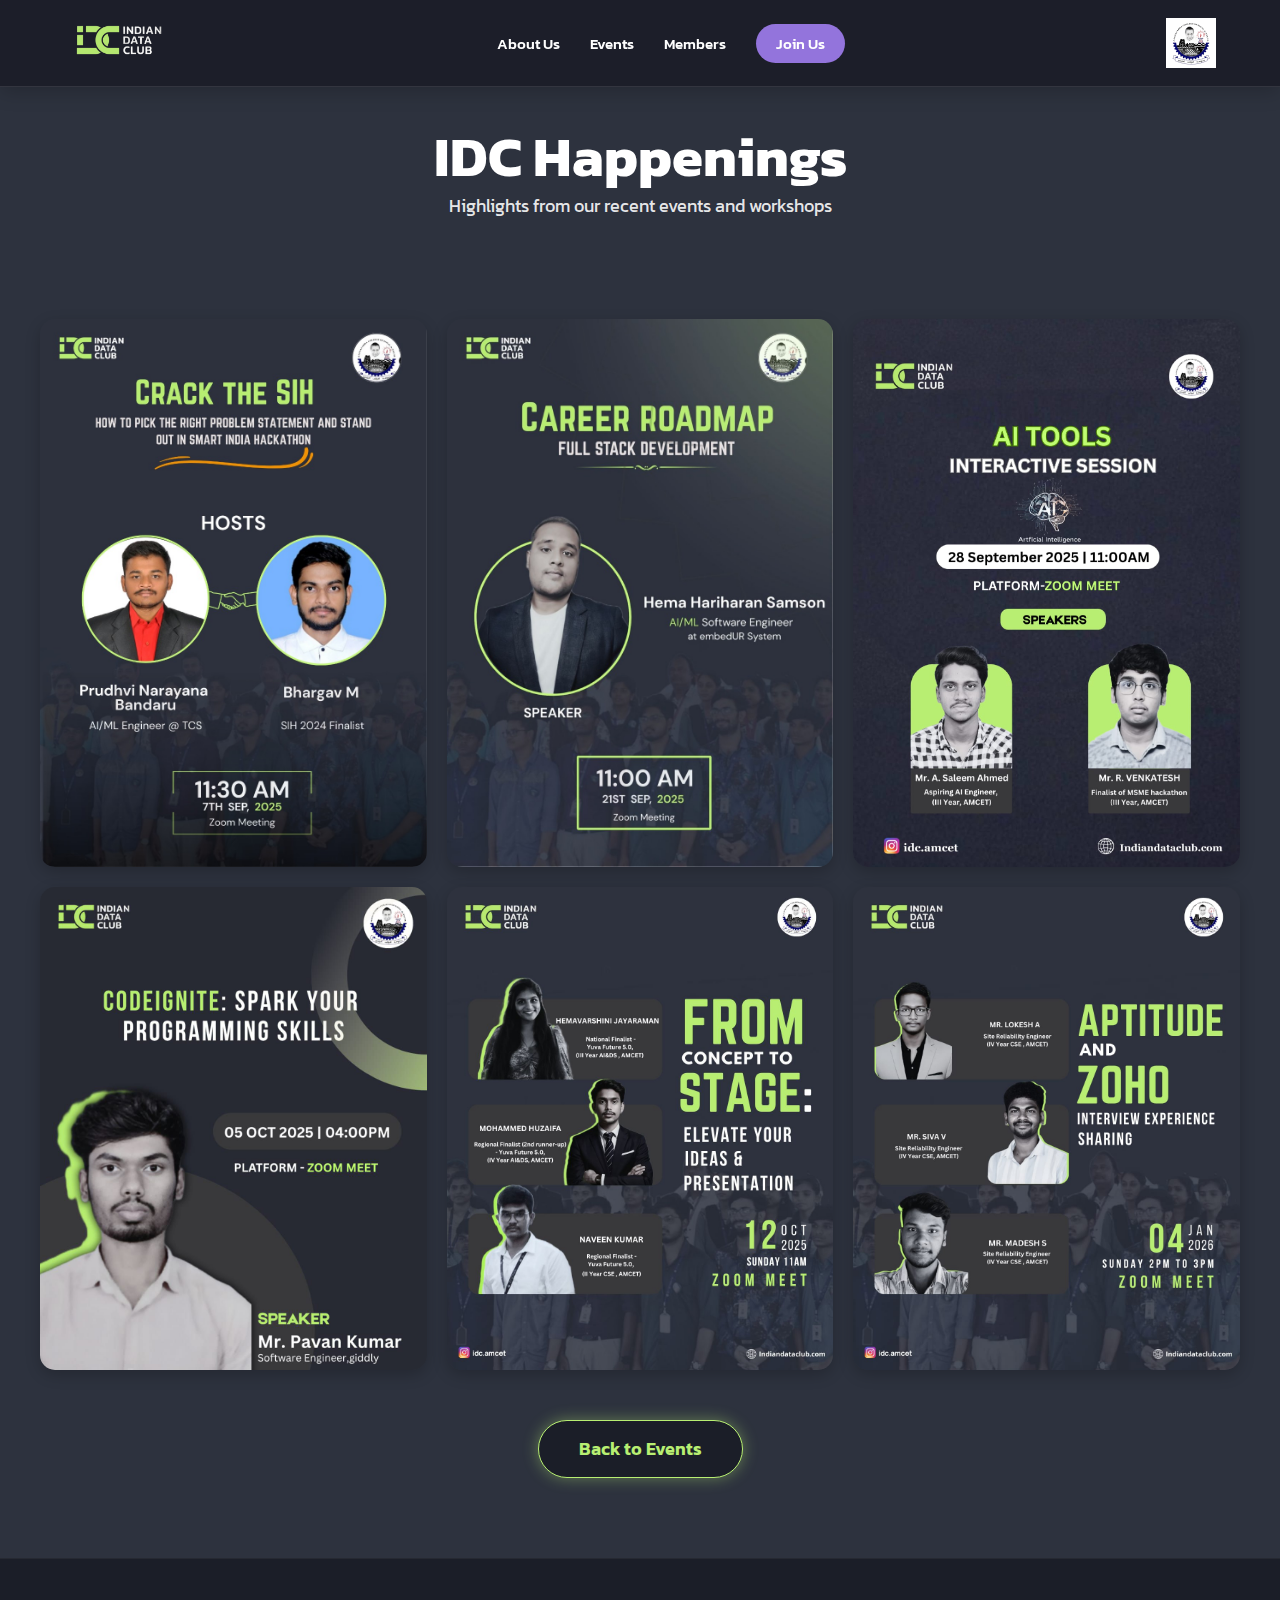
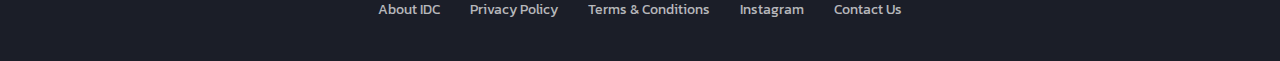
<file: happenings.html>
<!DOCTYPE html>
<html lang="en">

<head>
    <meta charset="UTF-8">
    <meta name="viewport" content="width=device-width, initial-scale=1.0">
    <title>Happenings - IDC AMCET</title>
    <link rel="icon" type="image/png" href="idc_logo.png">
    <!-- Fonts -->
    <link rel="preconnect" href="https://fonts.googleapis.com">
    <link rel="preconnect" href="https://fonts.gstatic.com" crossorigin>
    <link href="https://fonts.googleapis.com/css2?family=Kanit:wght@300;400;500;700&display=swap" rel="stylesheet">
    <link rel="stylesheet" href="style.css">
</head>

<body>

    <!-- Navigation / Header -->
    <header id="main-header">
        <div class="header-container">
            <a href="index.html">
                <img src="idc_logo.png" alt="Indian Data Club Logo" class="brand-logo idc-logo">
            </a>

            <nav class="floating-nav">
                <div class="menu-toggle" id="mobile-menu">
                    <span class="bar"></span>
                    <span class="bar"></span>
                    <span class="bar"></span>
                </div>
                <ul class="nav-menu">
                    <li><a href="index.html#about">About Us</a></li>
                    <li><a href="index.html#events">Events</a></li>
                    <li><a href="index.html#members">Members</a></li>
                    <li><a href="register.html" class="nav-cta">Join Us</a></li>
                </ul>
            </nav>

            <img src="amcet_logo.jpg" alt="AMCET Logo" class="brand-logo clg-logo">
        </div>
    </header>

    <div class="page-header">
        <div class="container">
            <h1>IDC Happenings</h1>
            <p>Highlights from our recent events and workshops</p>
        </div>
    </div>

    <!-- Gallery Section -->
    <section class="content-section" style="padding-top: 0;">
        <div class="container">
            <div class="gallery-grid">
                <!-- Image 1 -->
                <div class="gallery-item">
                    <img src="1.jpg" alt="Gallery Image 1" loading="lazy">
                </div>
                <!-- Image 2 -->
                <div class="gallery-item">
                    <img src="2.jpg" alt="Gallery Image 2" loading="lazy">
                </div>
                <!-- Image 3 -->
                <div class="gallery-item">
                    <img src="3.jpg" alt="Gallery Image 3" loading="lazy">
                </div>
                <!-- Image 4 -->
                <div class="gallery-item">
                    <img src="4.jpg" alt="Gallery Image 4" loading="lazy">
                </div>
                <!-- Image 5 -->
                <div class="gallery-item">
                    <img src="5.jpg" alt="Gallery Image 5" loading="lazy">
                </div>
                <!-- Image 6 -->
                <div class="gallery-item">
                    <img src="6.jpg" alt="Gallery Image 6" loading="lazy">
                </div>
            </div>

            <div style="text-align: center; margin-top: 50px;">
                <a href="index.html#events" class="cta-button"
                    style="background-color: var(--base-color); border: 1px solid var(--highlight-color); color: var(--highlight-color);">Back
                    to Events</a>
            </div>
        </div>
    </section>

    <!-- Footer -->
    <footer class="main-footer">
        <div class="container footer-content">
            <div class="footer-links">
                <a href="index.html#about">About IDC</a>
                <a href="privacy_policy.html">Privacy Policy</a>
                <a href="terms.html">Terms & Conditions</a>
                <a href="https://www.instagram.com/idc.amcet?igsh=bmc3OWcxMGJ1ZG1u" target="_blank">Instagram</a>
                <a href="mailto:idc@amcet.in">Contact Us</a>
            </div>
    </footer>

    <script src="script.js"></script>
</body>

</html>
</file>
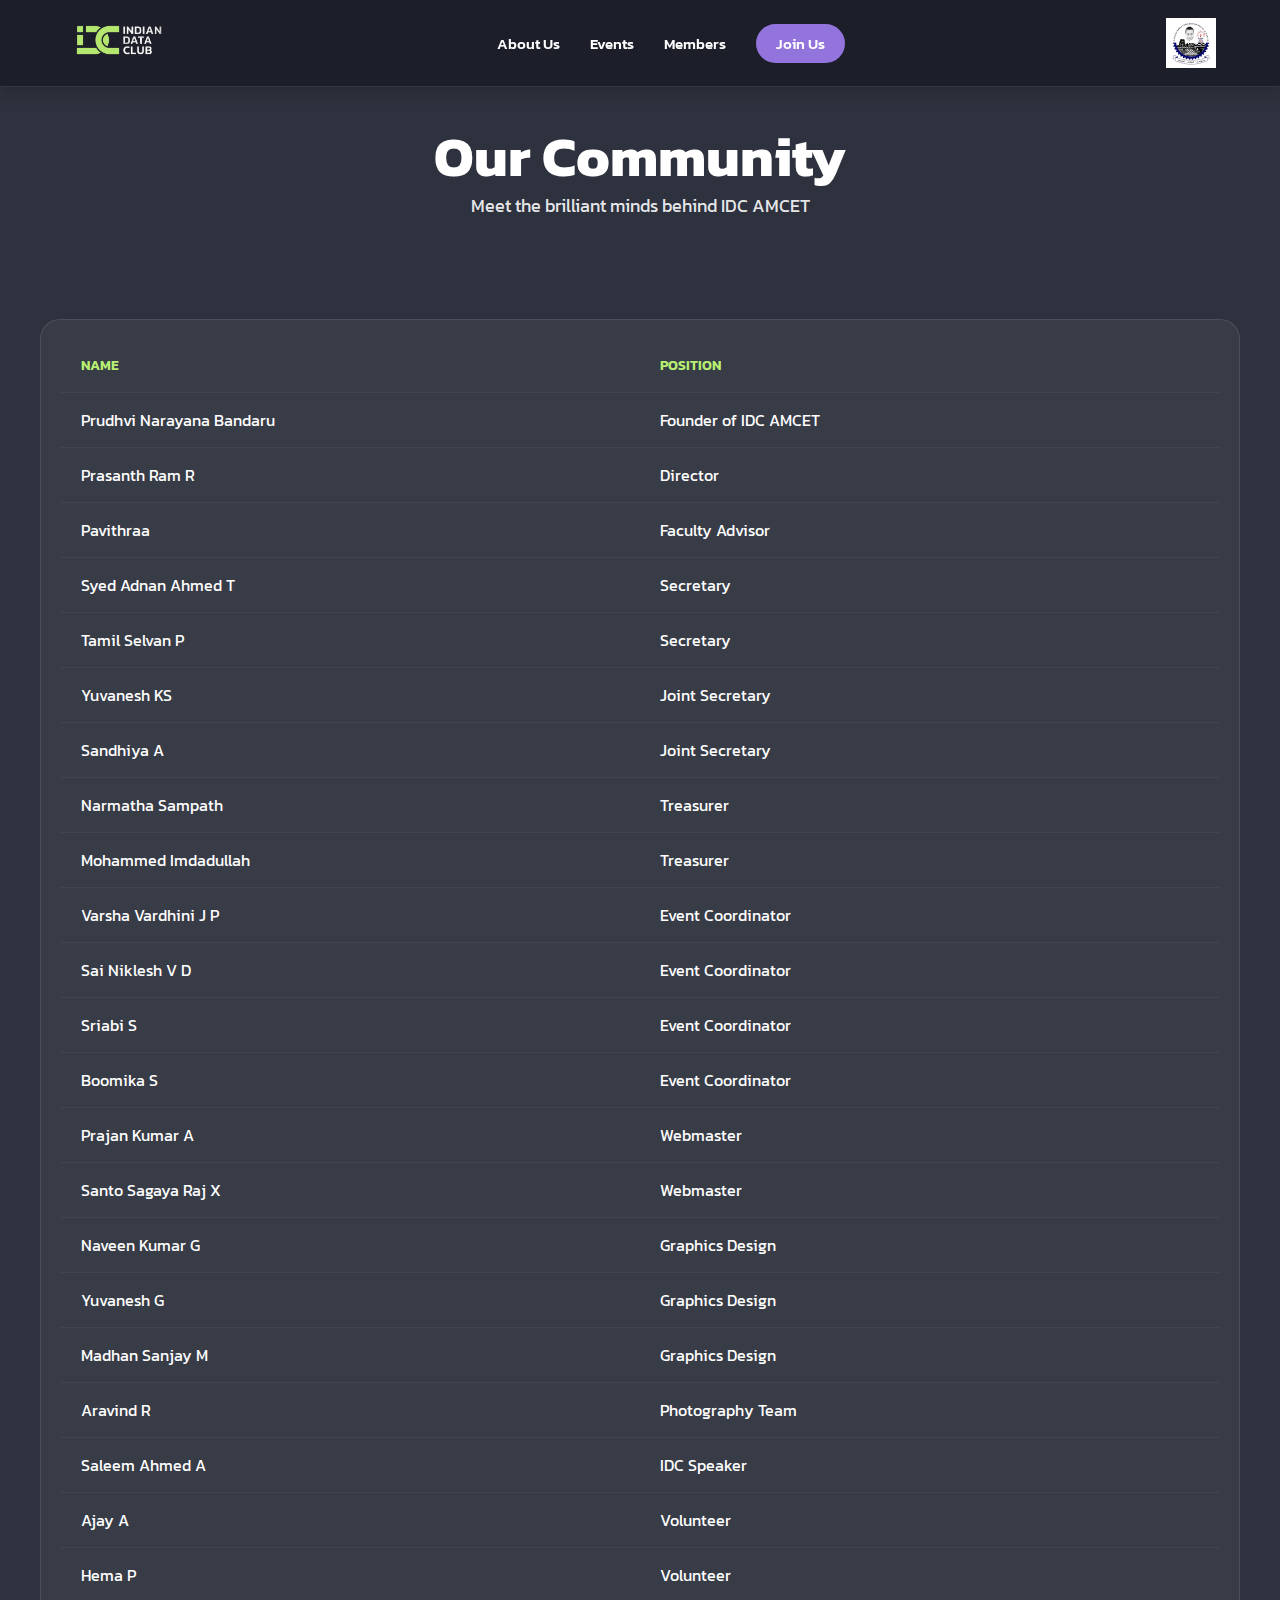
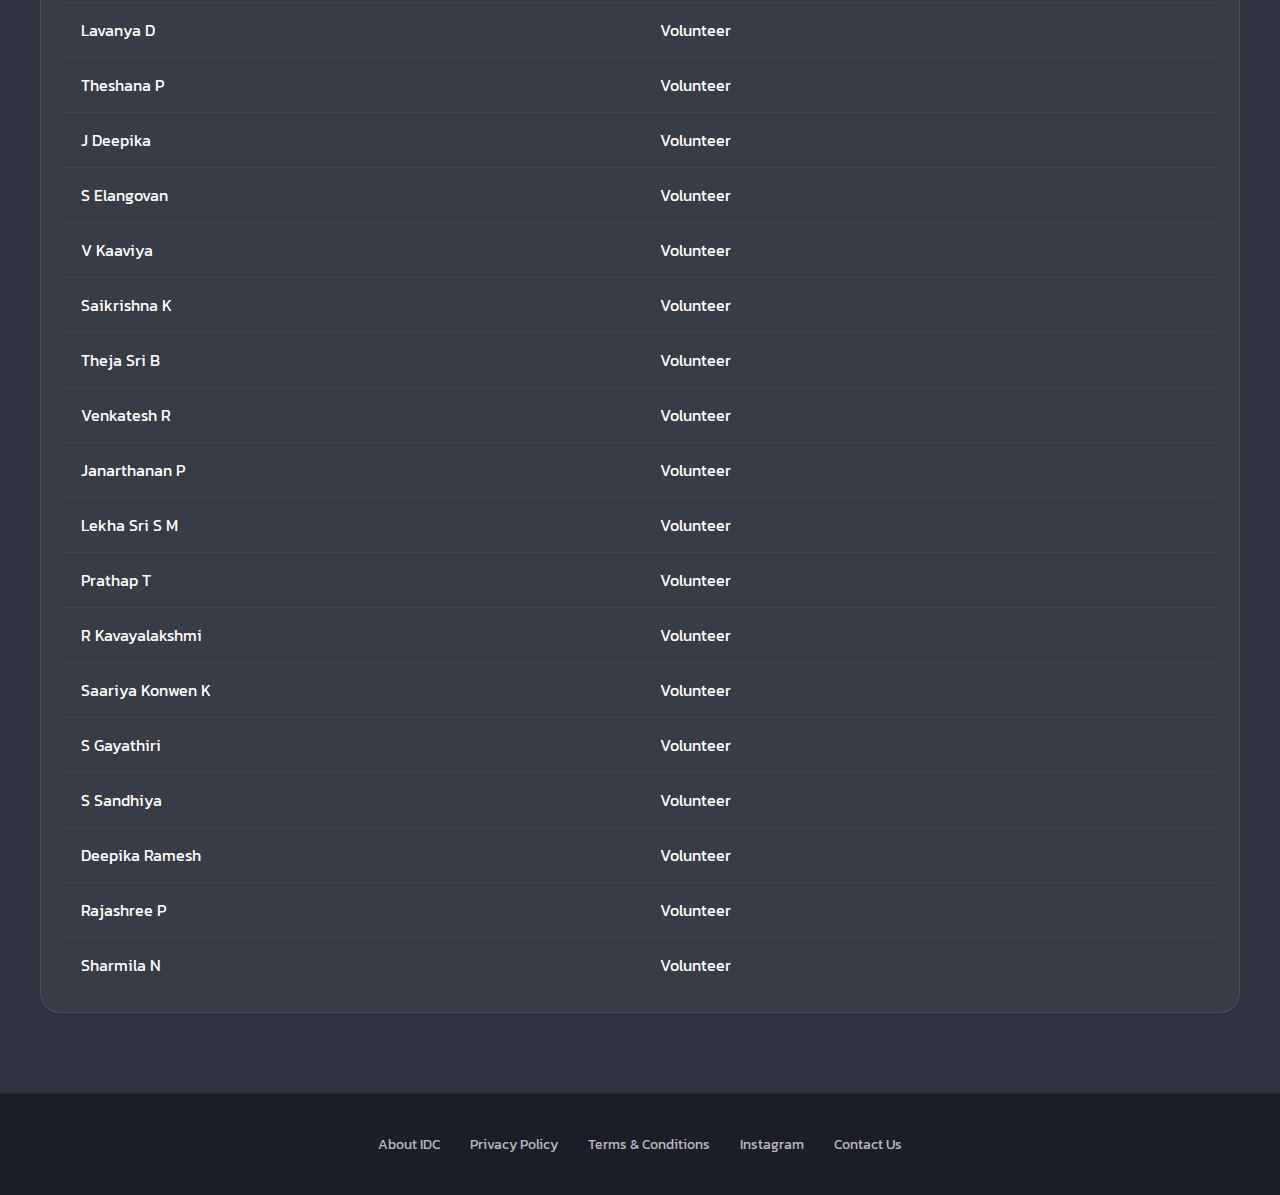
<file: members.html>
<!DOCTYPE html>
<html lang="en">

<head>
    <meta charset="UTF-8">
    <meta name="viewport" content="width=device-width, initial-scale=1.0">
    <title>Members - IDC AMCET</title>
    <link rel="icon" type="image/png" href="idc_logo.png">
    <!-- Fonts -->
    <link rel="preconnect" href="https://fonts.googleapis.com">
    <link rel="preconnect" href="https://fonts.gstatic.com" crossorigin>
    <link href="https://fonts.googleapis.com/css2?family=Kanit:wght@300;400;500;700&display=swap" rel="stylesheet">
    <link rel="stylesheet" href="style.css">
</head>

<body>

    <!-- Navigation / Header -->
    <header id="main-header">
        <div class="header-container">
            <a href="index.html">
                <img src="idc_logo.png" alt="Indian Data Club Logo" class="brand-logo idc-logo">
            </a>

            <nav class="floating-nav">
                <div class="menu-toggle" id="mobile-menu">
                    <span class="bar"></span>
                    <span class="bar"></span>
                    <span class="bar"></span>
                </div>
                <ul class="nav-menu">
                    <li><a href="index.html#about">About Us</a></li>
                    <li><a href="index.html#events">Events</a></li>
                    <li><a href="index.html#members">Members</a></li>
                    <li><a href="register.html" class="nav-cta">Join Us</a></li>
                </ul>
            </nav>

            <img src="amcet_logo.jpg" alt="AMCET Logo" class="brand-logo clg-logo">
        </div>
    </header>

    <div class="page-header">
        <div class="container">
            <h1>Our Community</h1>
            <p>Meet the brilliant minds behind IDC AMCET</p>
        </div>
    </div>

    <!-- Members Table Section -->
    <section class="content-section" style="padding-top: 0;">
        <div class="container">
            <div class="table-container">
                <table class="members-table">
                    <thead>
                        <tr>
                            <th>Name</th>
                            <th>Position</th>
                        </tr>
                    </thead>
                    <tbody>
                        <!-- Core Team -->
                        <tr>
                            <td>Prudhvi Narayana Bandaru</td>
                            <td>Founder of IDC AMCET</td>
                        </tr>
                        <tr>
                            <td>Prasanth Ram R</td>
                            <td>Director</td>
                        </tr>
                        <tr>
                            <td>Pavithraa</td>
                            <td>Faculty Advisor</td>
                        </tr>
                        <tr>
                            <td>Syed Adnan Ahmed T</td>
                            <td>Secretary</td>
                        </tr>
                        <tr>
                            <td>Tamil Selvan P</td>
                            <td>Secretary</td>
                        </tr>
                        <tr>
                            <td>Yuvanesh KS</td>
                            <td>Joint Secretary</td>
                        </tr>
                        <tr>
                            <td>Sandhiya A</td>
                            <td>Joint Secretary</td>
                        </tr>
                        <tr>
                            <td>Narmatha Sampath</td>
                            <td>Treasurer</td>
                        </tr>
                        <tr>
                            <td>Mohammed Imdadullah</td>
                            <td>Treasurer</td>
                        </tr>
                        <tr>
                            <td>Varsha Vardhini J P</td>
                            <td>Event Coordinator</td>
                        </tr>
                        <tr>
                            <td>Sai Niklesh V D</td>
                            <td>Event Coordinator</td>
                        </tr>
                        <tr>
                            <td>Sriabi S</td>
                            <td>Event Coordinator</td>
                        </tr>
                        <tr>
                            <td>Boomika S</td>
                            <td>Event Coordinator</td>
                        </tr>
                        <tr>
                            <td>Prajan Kumar A</td>
                            <td>Webmaster</td>
                        </tr>
                        <tr>
                            <td>Santo Sagaya Raj X</td>
                            <td>Webmaster</td>
                        </tr>
                        <tr>
                            <td>Naveen Kumar G</td>
                            <td>Graphics Design</td>
                        </tr>
                        <tr>
                            <td>Yuvanesh G</td>
                            <td>Graphics Design</td>
                        </tr>
                        <tr>
                            <td>Madhan Sanjay M</td>
                            <td>Graphics Design</td>
                        </tr>
                        <tr>
                            <td>Aravind R</td>
                            <td>Photography Team</td>
                        </tr>
                        <tr>
                            <td>Saleem Ahmed A</td>
                            <td>IDC Speaker</td>
                        </tr>
                        <tr>
                            <td>Ajay A</td>
                            <td>Volunteer</td>
                        </tr>
                        <tr>
                            <td>Hema P</td>
                            <td>Volunteer</td>
                        </tr>
                        <tr>
                            <td>Lavanya D</td>
                            <td>Volunteer</td>
                        </tr>
                        <tr>
                            <td>Theshana P</td>
                            <td>Volunteer</td>
                        </tr>
                        <tr>
                            <td>J Deepika</td>
                            <td>Volunteer</td>
                        </tr>
                        <tr>
                            <td>S Elangovan</td>
                            <td>Volunteer</td>
                        </tr>
                        <tr>
                            <td>V Kaaviya</td>
                            <td>Volunteer</td>
                        </tr>
                        <tr>
                            <td>Saikrishna K</td>
                            <td>Volunteer</td>
                        </tr>
                        <tr>
                            <td>Theja Sri B</td>
                            <td>Volunteer</td>
                        </tr>
                        <tr>
                            <td>Venkatesh R</td>
                            <td>Volunteer</td>
                        </tr>
                        <tr>
                            <td>Janarthanan P</td>
                            <td>Volunteer</td>
                        </tr>
                        <tr>
                            <td>Lekha Sri S M</td>
                            <td>Volunteer</td>
                        </tr>
                        <tr>
                            <td>Prathap T</td>
                            <td>Volunteer</td>
                        </tr>
                        <tr>
                            <td>R Kavayalakshmi</td>
                            <td>Volunteer</td>
                        </tr>
                        <tr>
                            <td>Saariya Konwen K</td>
                            <td>Volunteer</td>
                        </tr>
                        <tr>
                            <td>S Gayathiri</td>
                            <td>Volunteer</td>
                        </tr>
                        <tr>
                            <td>S Sandhiya</td>
                            <td>Volunteer</td>
                        </tr>
                        <tr>
                            <td>Deepika Ramesh</td>
                            <td>Volunteer</td>
                        </tr>
                        <tr>
                            <td>Rajashree P</td>
                            <td>Volunteer</td>
                        </tr>
                        <tr>
                            <td>Sharmila N</td>
                            <td>Volunteer</td>
                        </tr>
                    </tbody>
                </table>
            </div>
        </div>
    </section>

    <!-- Footer -->
    <footer class="main-footer">
        <div class="container footer-content">
            <div class="footer-links">
                <a href="index.html#about">About IDC</a>
                <a href="privacy_policy.html">Privacy Policy</a>
                <a href="terms.html">Terms & Conditions</a>
                <a href="https://www.instagram.com/idc.amcet?igsh=bmc3OWcxMGJ1ZG1u" target="_blank">Instagram</a>
                <a href="mailto:idc@amcet.in">Contact Us</a>
            </div>
    </footer>

    <script src="script.js"></script>
</body>

</html>
</file>
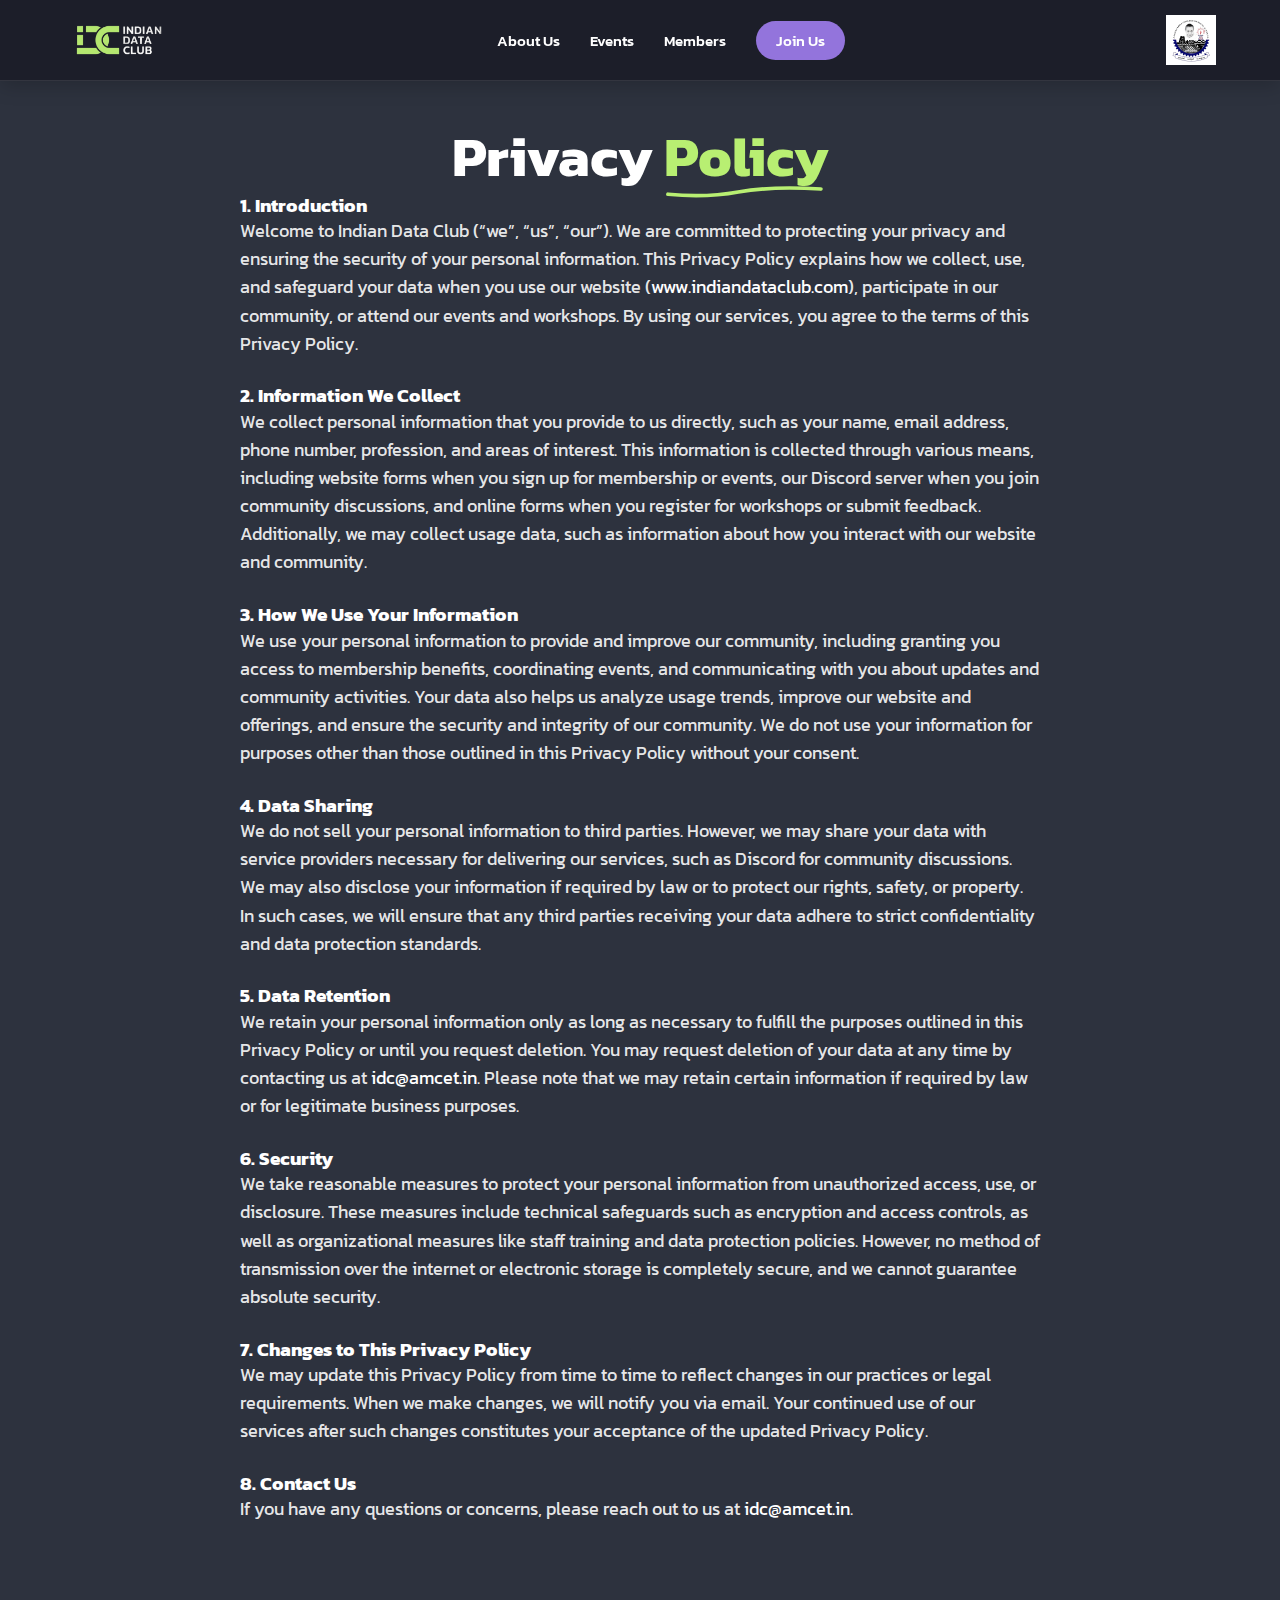
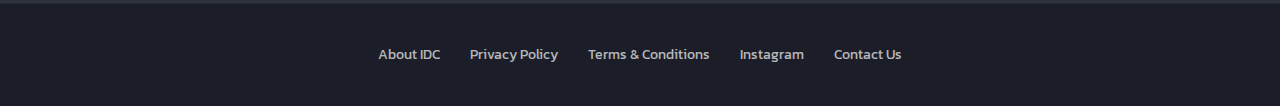
<file: privacy_policy.html>
<!DOCTYPE html>
<html lang="en">

<head>
    <meta charset="UTF-8">
    <meta name="viewport" content="width=device-width, initial-scale=1.0">
    <title>Privacy Policy - IDC AMCET</title>
    <link rel="icon" type="image/webp" href="idc.webp">
    <!-- Fonts -->
    <link rel="preconnect" href="https://fonts.googleapis.com">
    <link rel="preconnect" href="https://fonts.gstatic.com" crossorigin>
    <link href="https://fonts.googleapis.com/css2?family=Kanit:wght@300;400;500;700&display=swap" rel="stylesheet">
    <link rel="stylesheet" href="style.css">
</head>

<body>

    <!-- Navigation / Header -->
    <header id="main-header">
        <div class="header-container">
            <img src="idc_logo.png" alt="Indian Data Club Logo" class="brand-logo idc-logo">

            <nav class="floating-nav">
                <div class="menu-toggle" id="mobile-menu">
                    <span class="bar"></span>
                    <span class="bar"></span>
                    <span class="bar"></span>
                </div>
                <ul class="nav-menu">
                    <li><a href="index.html#about">About Us</a></li>
                    <li><a href="index.html#events">Events</a></li>
                    <li><a href="index.html#members">Members</a></li>
                    <li><a href="register.html" class="nav-cta">Join Us</a></li>
                </ul>
            </nav>

            <img src="amcet_logo.jpg" alt="AMCET Logo" class="brand-logo clg-logo">
        </div>
    </header>

    <!-- Privacy Policy Content -->
    <section class="content-section" style="padding-top: 120px; text-align: center;">
        <div class="container">
            <h1 class="section-title">Privacy <span class="highlight-text">Policy</span></h1>

            <div style="text-align: left; max-width: 800px; margin: 0 auto; line-height: 1.6;">

                <h3>1. Introduction</h3>
                <p>Welcome to Indian Data Club (“we”, “us”, “our”). We are committed to protecting your privacy and
                    ensuring the security of your personal information. This Privacy Policy explains how we collect,
                    use, and safeguard your data when you use our website (<a
                        href="http://www.indiandataclub.com">www.indiandataclub.com</a>), participate in our community,
                    or attend our events and workshops. By using our services, you agree to the terms of this Privacy
                    Policy.</p>
                <br>

                <h3>2. Information We Collect</h3>
                <p>We collect personal information that you provide to us directly, such as your name, email address,
                    phone number, profession, and areas of interest. This information is collected through various
                    means, including website forms when you sign up for membership or events, our Discord server when
                    you join community discussions, and online forms when you register for workshops or submit feedback.
                    Additionally, we may collect usage data, such as information about how you interact with our website
                    and community.</p>
                <br>

                <h3>3. How We Use Your Information</h3>
                <p>We use your personal information to provide and improve our community, including granting you access
                    to membership benefits, coordinating events, and communicating with you about updates and community
                    activities. Your data also helps us analyze usage trends, improve our website and offerings, and
                    ensure the security and integrity of our community. We do not use your information for purposes
                    other than those outlined in this Privacy Policy without your consent.</p>
                <br>

                <h3>4. Data Sharing</h3>
                <p>We do not sell your personal information to third parties. However, we may share your data with
                    service providers necessary for delivering our services, such as Discord for community discussions.
                    We may also disclose your information if required by law or to protect our rights, safety, or
                    property. In such cases, we will ensure that any third parties receiving your data adhere to strict
                    confidentiality and data protection standards.</p>
                <br>

                <h3>5. Data Retention</h3>
                <p>We retain your personal information only as long as necessary to fulfill the purposes outlined in
                    this Privacy Policy or until you request deletion. You may request deletion of your data at any time
                    by contacting us at <a href="mailto:idc@amcet.in">idc@amcet.in</a>. Please note that we may retain
                    certain information if required by law or for legitimate business purposes.</p>
                <br>

                <h3>6. Security</h3>
                <p>We take reasonable measures to protect your personal information from unauthorized access, use, or
                    disclosure. These measures include technical safeguards such as encryption and access controls, as
                    well as organizational measures like staff training and data protection policies. However, no method
                    of transmission over the internet or electronic storage is completely secure, and we cannot
                    guarantee absolute security.</p>
                <br>

                <h3>7. Changes to This Privacy Policy</h3>
                <p>We may update this Privacy Policy from time to time to reflect changes in our practices or legal
                    requirements. When we make changes, we will notify you via email. Your continued use of our services
                    after such changes constitutes your acceptance of the updated Privacy Policy.</p>
                <br>

                <h3>8. Contact Us</h3>
                <p>If you have any questions or concerns, please reach out to us at <a
                        href="mailto:idc@amcet.in">idc@amcet.in</a>.</p>

            </div>
        </div>
    </section>

    <!-- Footer -->
    <footer class="main-footer">
        <div class="container footer-content">
            <div class="footer-links">
                <a href="index.html#about">About IDC</a>
                <a href="privacy_policy.html">Privacy Policy</a>
                <a href="terms.html">Terms & Conditions</a>
                <a href="https://www.instagram.com/idc.amcet?igsh=bmc3OWcxMGJ1ZG1u" target="_blank">Instagram</a>
                <a href="mailto:idc@amcet.in">Contact Us</a>
            </div>
    </footer>

    <script src="script.js"></script>
</body>

</html>
</file>
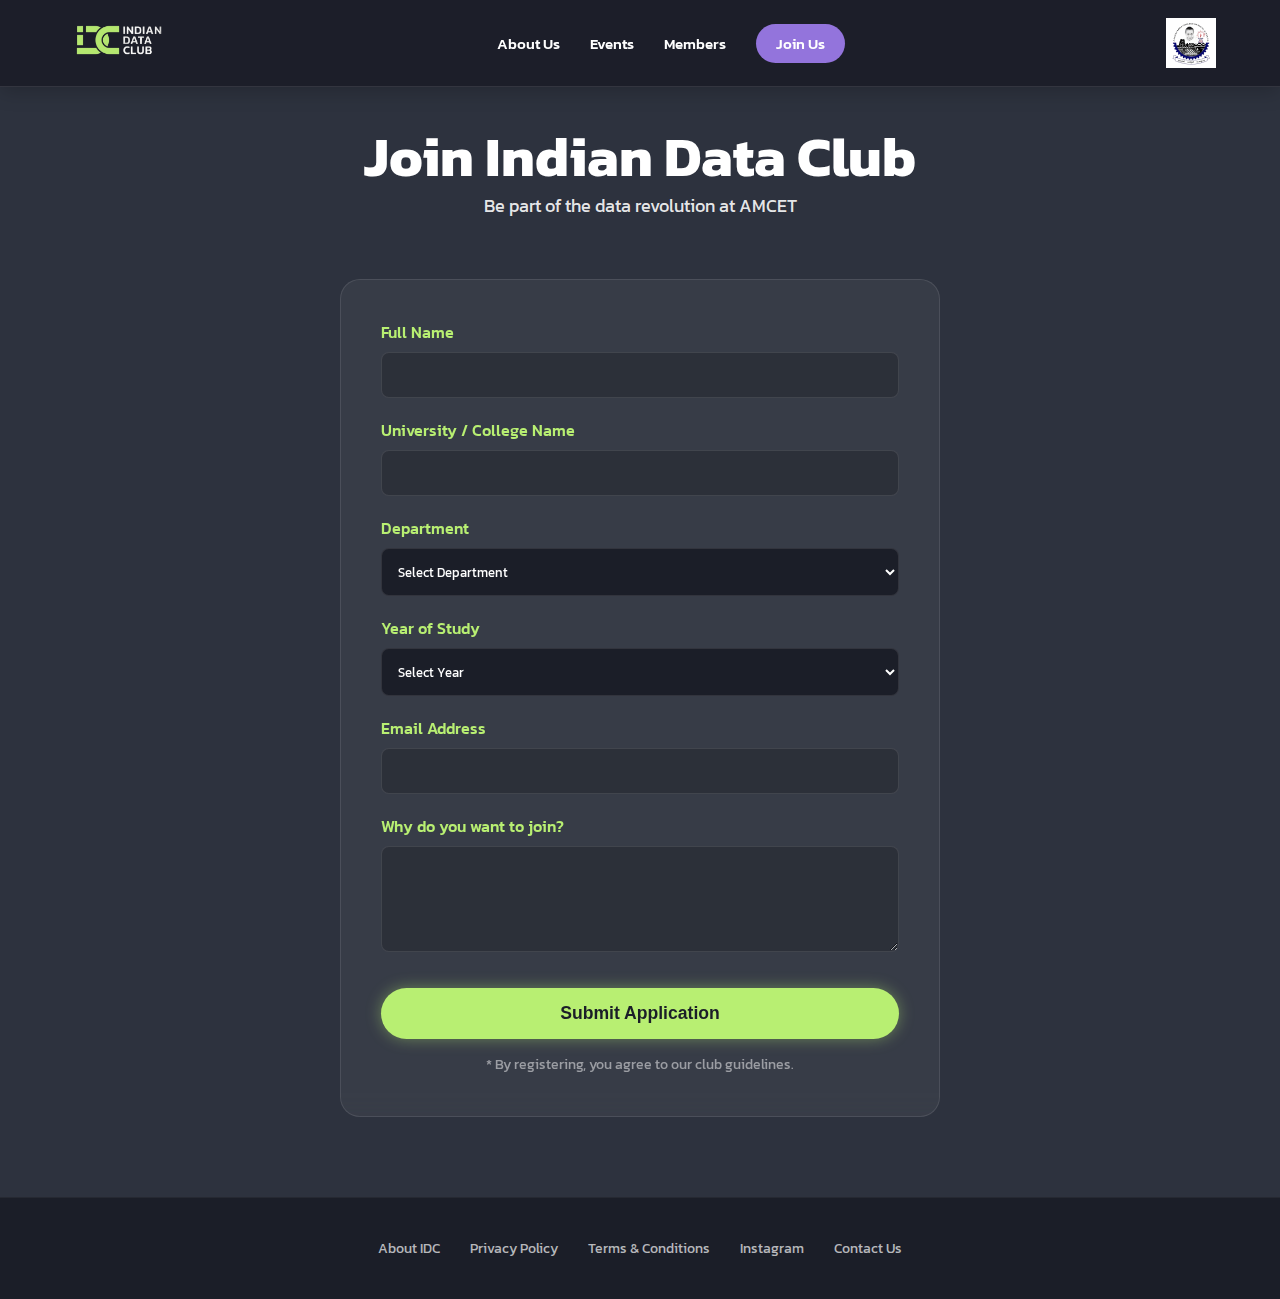
<file: register.html>
<!DOCTYPE html>
<html lang="en">

<head>
    <meta charset="UTF-8">
    <meta name="viewport" content="width=device-width, initial-scale=1.0">
    <title>Join Us - IDC AMCET</title>
    <link rel="icon" type="image/webp" href="idc.webp">
    <!-- Fonts -->
    <link rel="preconnect" href="https://fonts.googleapis.com">
    <link rel="preconnect" href="https://fonts.gstatic.com" crossorigin>
    <link href="https://fonts.googleapis.com/css2?family=Kanit:wght@300;400;500;700&display=swap" rel="stylesheet">
    <link rel="stylesheet" href="style.css">
</head>

<body>

    <!-- Navigation / Header -->
    <header id="main-header">
        <div class="header-container">
            <a href="index.html">
                <img src="idc_logo.png" alt="Indian Data Club Logo" class="brand-logo idc-logo">
            </a>

            <nav class="floating-nav">
                <div class="menu-toggle" id="mobile-menu">
                    <span class="bar"></span>
                    <span class="bar"></span>
                    <span class="bar"></span>
                </div>
                <ul class="nav-menu">
                    <li><a href="index.html#about">About Us</a></li>
                    <li><a href="index.html#events">Events</a></li>
                    <li><a href="index.html#members">Members</a></li>
                    <li><a href="register.html" class="nav-cta">Join Us</a></li>
                </ul>
            </nav>

            <img src="amcet_logo.jpg" alt="AMCET Logo" class="brand-logo clg-logo">
        </div>
    </header>

    <div class="page-header">
        <div class="container">
            <h1>Join Indian Data Club</h1>
            <p>Be part of the data revolution at AMCET</p>
        </div>
    </div>

    <!-- Registration Section -->
    <section class="content-section" style="padding-top: 0;">
        <div class="container">
            <div class="register-container"
                style="max-width: 600px; margin: 0 auto; background: rgba(255, 255, 255, 0.05); backdrop-filter: blur(10px); border: 1px solid rgba(255, 255, 255, 0.1); border-radius: 20px; padding: 40px;">

                <!-- Success Message (Hidden by default) -->
                <div id="success-message" style="display:none; text-align: center; padding: 20px;">
                    <h2 style="color: var(--highlight-color); margin-bottom: 15px;">Application Submitted!</h2>
                    <p>Welcome to the community. We'll get back to you soon.</p>
                    <a href="index.html" class="cta-button" style="margin-top: 20px; text-decoration: none;">Return
                        Home</a>
                </div>

                <form id="registration-form">

                    <div class="form-group" style="margin-bottom: 20px;">
                        <label for="name"
                            style="display: block; margin-bottom: 8px; color: var(--highlight-color); font-weight: 500;">Full
                            Name</label>
                        <input type="text" id="name" name="entry.1510183706" required
                            style="width: 100%; padding: 12px; background: rgba(0,0,0,0.2); border: 1px solid rgba(255,255,255,0.1); border-radius: 8px; color: white; font-family: inherit;">
                    </div>

                    <div class="form-group" style="margin-bottom: 20px;">
                        <label for="reg-no"
                            style="display: block; margin-bottom: 8px; color: var(--highlight-color); font-weight: 500;">University
                            / College Name</label>
                        <input type="text" id="reg-no" name="entry.1101955634" required
                            style="width: 100%; padding: 12px; background: rgba(0,0,0,0.2); border: 1px solid rgba(255,255,255,0.1); border-radius: 8px; color: white; font-family: inherit;">
                    </div>

                    <div class="form-group" style="margin-bottom: 20px;">
                        <label for="department"
                            style="display: block; margin-bottom: 8px; color: var(--highlight-color); font-weight: 500;">Department</label>
                        <select id="department" name="entry.798356953" required
                            style="width: 100%; padding: 12px; background: #1B1E28; border: 1px solid rgba(255,255,255,0.1); border-radius: 8px; color: white; font-family: inherit;">
                            <option value="">Select Department</option>
                            <option value="CSE">CSE</option>
                            <option value="AI&DS">AI&DS</option>
                            <option value="IT">IT</option>
                            <option value="ECE">ECE</option>
                            <option value="EEE">EEE</option>
                            <option value="MECH">MECH</option>
                            <option value="CIVIL">CIVIL</option>
                            <option value="OTHER">Other</option>
                        </select>
                    </div>

                    <div class="form-group" style="margin-bottom: 20px;">
                        <label for="year"
                            style="display: block; margin-bottom: 8px; color: var(--highlight-color); font-weight: 500;">Year
                            of Study</label>
                        <select id="year" name="entry.680203686" required
                            style="width: 100%; padding: 12px; background: #1B1E28; border: 1px solid rgba(255,255,255,0.1); border-radius: 8px; color: white; font-family: inherit;">
                            <option value="">Select Year</option>
                            <option value="I Year">I Year</option>
                            <option value="II Year">II Year</option>
                            <option value="III Year">III Year</option>
                            <option value="IV Year">IV Year</option>
                            <option value="V Year">V Year</option>
                        </select>
                    </div>

                    <div class="form-group" style="margin-bottom: 20px;">
                        <label for="email"
                            style="display: block; margin-bottom: 8px; color: var(--highlight-color); font-weight: 500;">Email
                            Address</label>
                        <input type="email" id="email" name="entry.1879155145" required
                            style="width: 100%; padding: 12px; background: rgba(0,0,0,0.2); border: 1px solid rgba(255,255,255,0.1); border-radius: 8px; color: white; font-family: inherit;">
                    </div>

                    <div class="form-group" style="margin-bottom: 30px;">
                        <label for="reason"
                            style="display: block; margin-bottom: 8px; color: var(--highlight-color); font-weight: 500;">Why
                            do you want to join?</label>
                        <textarea id="reason" name="entry.777044801" rows="4"
                            style="width: 100%; padding: 12px; background: rgba(0,0,0,0.2); border: 1px solid rgba(255,255,255,0.1); border-radius: 8px; color: white; font-family: inherit; resize: vertical;"></textarea>
                    </div>

                    <button type="submit" class="cta-button"
                        style="width: 100%; border: none; cursor: pointer; font-size: 1.1rem;">Submit
                        Application</button>

                    <p style="text-align: center; margin-top: 15px; font-size: 0.9rem; color: rgba(255,255,255,0.5);">*
                        By registering, you agree to our club guidelines.</p>
                </form>
            </div>
            <script type="text/javascript">
                const form = document.getElementById('registration-form');
                const successMessage = document.getElementById('success-message');
                const GOOGLE_FORM_URL = 'https://docs.google.com/forms/u/0/d/e/1FAIpQLSeUAA-C7fDkM1CFmXL1hy26Ji3a8p_pvhGaXmqO1QfvwlpFoQ/formResponse';

                form.addEventListener('submit', function (e) {
                    e.preventDefault();

                    const formData = new FormData(form);

                    fetch(GOOGLE_FORM_URL, {
                        method: 'POST',
                        mode: 'no-cors',
                        body: formData
                    }).then(() => {
                        form.style.display = 'none';
                        successMessage.style.display = 'block';
                    }).catch(error => {
                        console.error('Submission error:', error);
                        form.style.display = 'none';
                        successMessage.style.display = 'block';
                    });
                });
            </script>
        </div>
    </section>

    <!-- Footer -->
    <footer class="main-footer">
        <div class="container footer-content">
            <div class="footer-links">
                <a href="index.html#about">About IDC</a>
                <a href="privacy_policy.html">Privacy Policy</a>
                <a href="terms.html">Terms & Conditions</a>
                <a href="https://www.instagram.com/idc.amcet?igsh=bmc3OWcxMGJ1ZG1u" target="_blank">Instagram</a>
                <a href="mailto:idc@amcet.in">Contact Us</a>
            </div>
    </footer>

    <script src="script.js"></script>
</body>

</html>
</file>
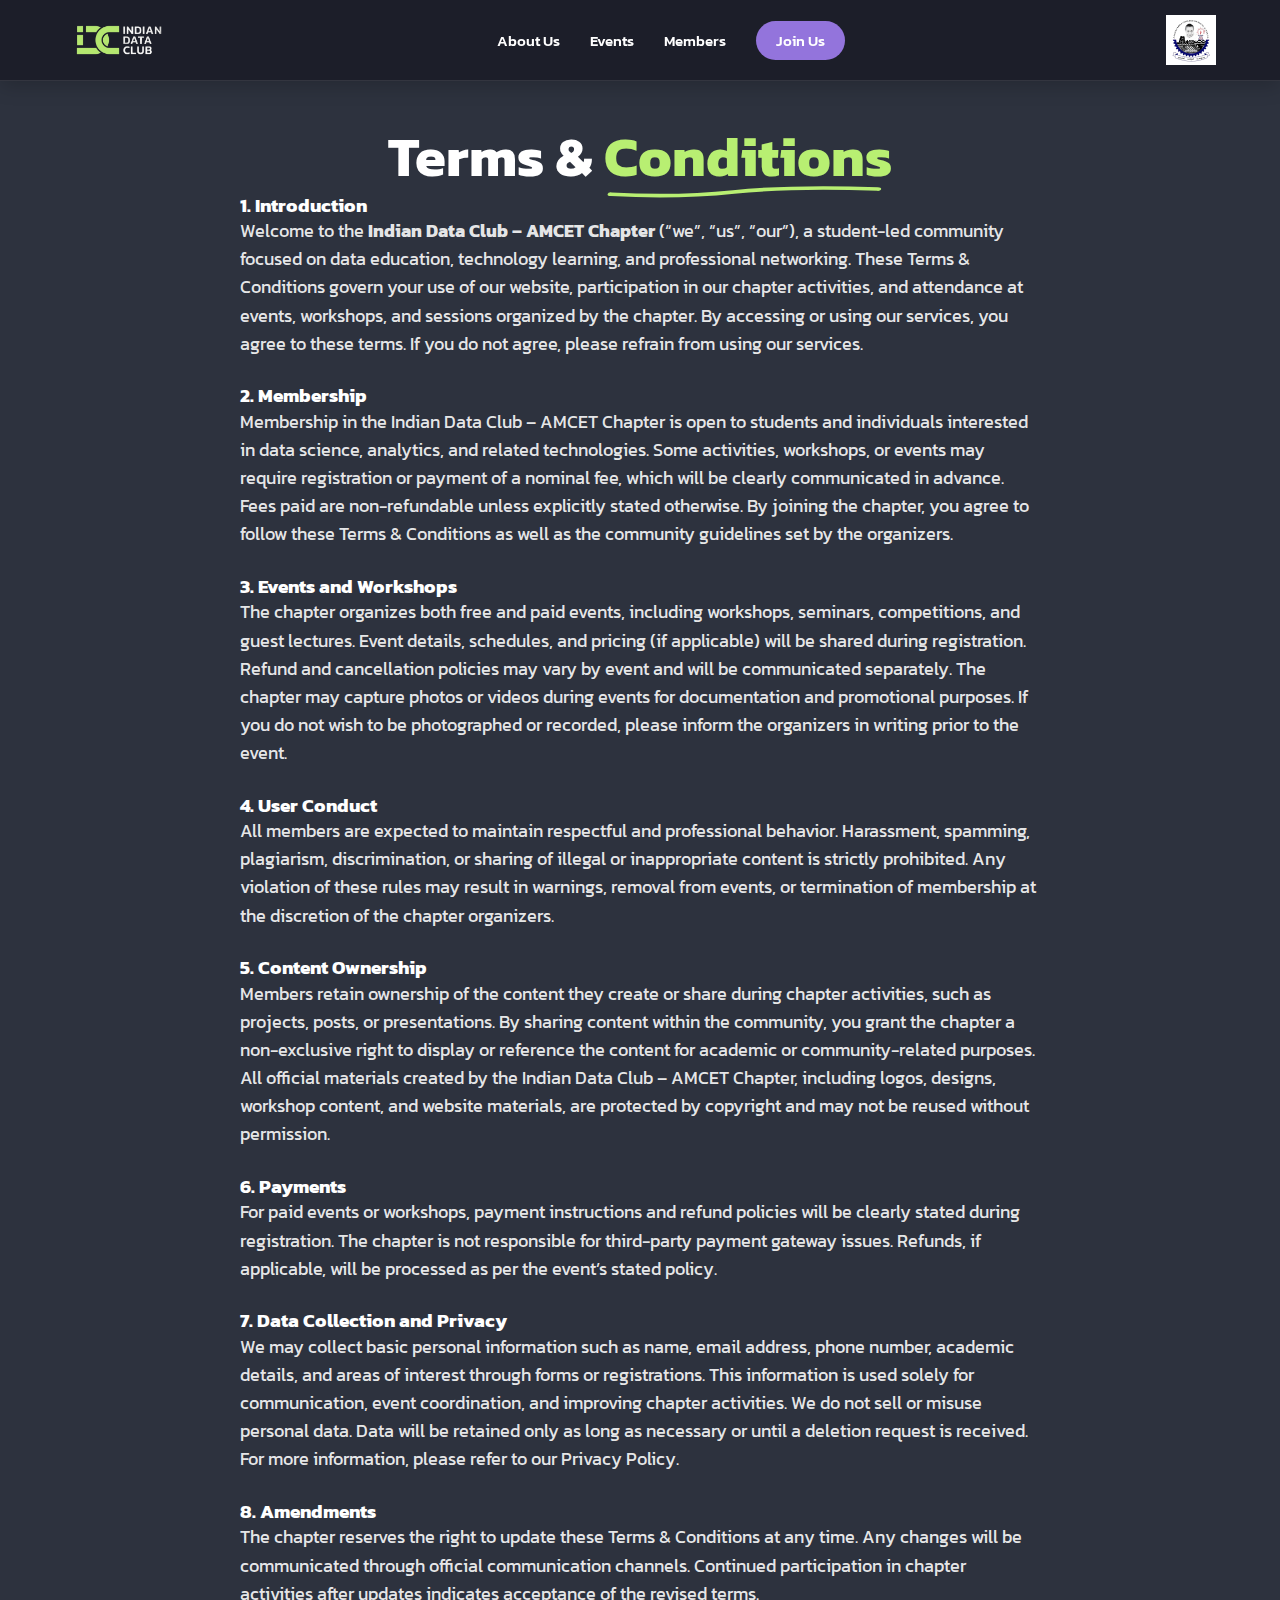
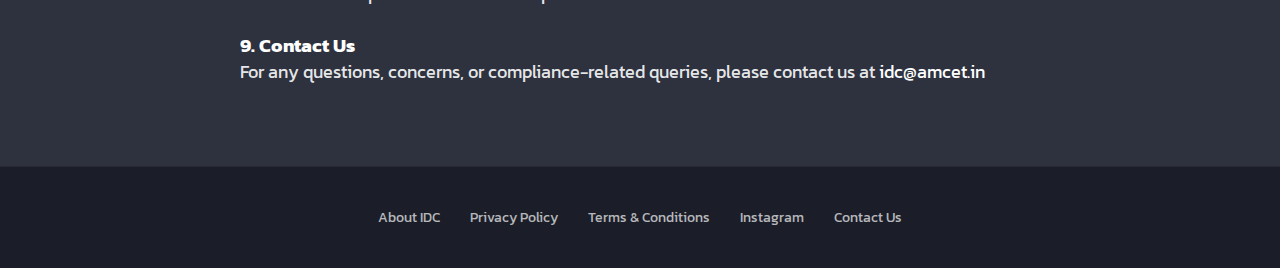
<file: terms.html>
<!DOCTYPE html>
<html lang="en">

<head>
    <meta charset="UTF-8">
    <meta name="viewport" content="width=device-width, initial-scale=1.0">
    <title>Terms & Conditions - IDC AMCET</title>
    <link rel="icon" type="image/png" href="idc_logo.png">
    <!-- Fonts -->
    <link rel="preconnect" href="https://fonts.googleapis.com">
    <link rel="preconnect" href="https://fonts.gstatic.com" crossorigin>
    <link href="https://fonts.googleapis.com/css2?family=Kanit:wght@300;400;500;700&display=swap" rel="stylesheet">
    <link rel="stylesheet" href="style.css">
</head>

<body>

    <!-- Navigation / Header -->
    <header id="main-header">
        <div class="header-container">
            <img src="idc_logo.png" alt="Indian Data Club Logo" class="brand-logo idc-logo">

            <nav class="floating-nav">
                <div class="menu-toggle" id="mobile-menu">
                    <span class="bar"></span>
                    <span class="bar"></span>
                    <span class="bar"></span>
                </div>
                <ul class="nav-menu">
                    <li><a href="index.html#about">About Us</a></li>
                    <li><a href="index.html#events">Events</a></li>
                    <li><a href="index.html#members">Members</a></li>
                    <li><a href="register.html" class="nav-cta">Join Us</a></li>
                </ul>
            </nav>

            <img src="amcet_logo.jpg" alt="AMCET Logo" class="brand-logo clg-logo">
        </div>
    </header>

    <!-- Terms & Conditions Content -->
    <section class="content-section" style="padding-top: 120px; text-align: center;">
        <div class="container">
            <h1 class="section-title">Terms & <span class="highlight-text">Conditions</span></h1>

            <div style="text-align: left; max-width: 800px; margin: 0 auto; line-height: 1.6;">

                <h3>1. Introduction</h3>
                <p>Welcome to the <strong>Indian Data Club – AMCET Chapter</strong> (“we”, “us”, “our”), a student-led
                    community focused on data education, technology learning, and professional networking. These Terms &
                    Conditions govern your use of our website, participation in our chapter activities, and attendance
                    at events, workshops, and sessions organized by the chapter. By accessing or using our services, you
                    agree to these terms. If you do not agree, please refrain from using our services.</p>
                <br>

                <h3>2. Membership</h3>
                <p>Membership in the Indian Data Club – AMCET Chapter is open to students and individuals interested in
                    data science, analytics, and related technologies. Some activities, workshops, or events may require
                    registration or payment of a nominal fee, which will be clearly communicated in advance. Fees paid
                    are non-refundable unless explicitly stated otherwise. By joining the chapter, you agree to follow
                    these Terms & Conditions as well as the community guidelines set by the organizers.</p>
                <br>

                <h3>3. Events and Workshops</h3>
                <p>The chapter organizes both free and paid events, including workshops, seminars, competitions, and
                    guest lectures. Event details, schedules, and pricing (if applicable) will be shared during
                    registration. Refund and cancellation policies may vary by event and will be communicated
                    separately. The chapter may capture photos or videos during events for documentation and promotional
                    purposes. If you do not wish to be photographed or recorded, please inform the organizers in writing
                    prior to the event.</p>
                <br>

                <h3>4. User Conduct</h3>
                <p>All members are expected to maintain respectful and professional behavior. Harassment, spamming,
                    plagiarism, discrimination, or sharing of illegal or inappropriate content is strictly prohibited.
                    Any violation of these rules may result in warnings, removal from events, or termination of
                    membership at the discretion of the chapter organizers.</p>
                <br>

                <h3>5. Content Ownership</h3>
                <p>Members retain ownership of the content they create or share during chapter activities, such as
                    projects, posts, or presentations. By sharing content within the community, you grant the chapter a
                    non-exclusive right to display or reference the content for academic or community-related purposes.
                    All official materials created by the Indian Data Club – AMCET Chapter, including logos, designs,
                    workshop content, and website materials, are protected by copyright and may not be reused without
                    permission.</p>
                <br>

                <h3>6. Payments</h3>
                <p>For paid events or workshops, payment instructions and refund policies will be clearly stated during
                    registration. The chapter is not responsible for third-party payment gateway issues. Refunds, if
                    applicable, will be processed as per the event’s stated policy.</p>
                <br>

                <h3>7. Data Collection and Privacy</h3>
                <p>We may collect basic personal information such as name, email address, phone number, academic
                    details, and areas of interest through forms or registrations. This information is used solely for
                    communication, event coordination, and improving chapter activities. We do not sell or misuse
                    personal data. Data will be retained only as long as necessary or until a deletion request is
                    received. For more information, please refer to our Privacy Policy.</p>
                <br>

                <h3>8. Amendments</h3>
                <p>The chapter reserves the right to update these Terms & Conditions at any time. Any changes will be
                    communicated through official communication channels. Continued participation in chapter activities
                    after updates indicates acceptance of the revised terms.</p>
                <br>

                <h3>9. Contact Us</h3>
                <p>For any questions, concerns, or compliance-related queries, please contact us at <a
                        href="mailto:idc@amcet.in">idc@amcet.in</a></p>

            </div>
        </div>
    </section>

    <!-- Footer -->
    <footer class="main-footer">
        <div class="container footer-content">
            <div class="footer-links">
                <a href="index.html#about">About IDC</a>
                <a href="privacy_policy.html">Privacy Policy</a>
                <a href="terms.html">Terms & Conditions</a>
                <a href="https://www.instagram.com/idc.amcet?igsh=bmc3OWcxMGJ1ZG1u" target="_blank">Instagram</a>
                <a href="mailto:idc@amcet.in">Contact Us</a>
            </div>
    </footer>

    <script src="script.js"></script>
</body>

</html>
</file>
<file: style.css>
/* CSS Reset & Variables */
:root {
    --bg-color: #2D323E;
    --base-color: #1B1E28;
    --highlight-color: #B8EF72;
    --accent-color: #9374DC;
    --text-color: #FFFFFF;

    --font-primary: 'Kanit', sans-serif;

    --spacing-sm: 10px;
    --spacing-md: 20px;
    --spacing-lg: 40px;
    --spacing-xl: 80px;
}

* {
    margin: 0;
    padding: 0;
    box-sizing: border-box;
}

body {
    background-color: var(--bg-color);
    color: var(--text-color);
    font-family: var(--font-primary);
    line-height: 1.5;
    overflow-x: hidden;
}

a {
    text-decoration: none;
    color: var(--text-color);
    transition: color 0.3s ease;
}

ul {
    list-style: none;
}

/* Typography */
h1,
h2,
h3 {
    font-weight: 700;
    line-height: 1.3;
}

h1 {
    font-size: 3.5rem;
}

h2 {
    font-size: 2.5rem;
    color: var(--text-color);
    /* Changed to white */
    margin-bottom: var(--spacing-md);
}

.section-title {
    text-align: center;
    position: relative;
    display: inline-block;
}

/* Highlight class for the green text and brush underline */
.highlight-text {
    color: var(--highlight-color);
    position: relative;
    display: inline-block;
    z-index: 1;
}

.highlight-text::after {
    content: '';
    position: absolute;
    bottom: -5px;
    /* Adjust as needed */
    left: 0;
    width: 100%;
    height: 15px;
    /* Height of the brush stroke */
    z-index: -1;
    background-repeat: no-repeat;
    background-size: 100% 100%;
    /* Simple SVG Brush Stroke Simulation */
    background-image: url("data:image/svg+xml,%3Csvg viewBox='0 0 200 20' preserveAspectRatio='none' xmlns='http://www.w3.org/2000/svg'%3E%3Cpath d='M5,15 Q50,20 90,12 T190,8' stroke='%23B8EF72' stroke-width='5' fill='none' stroke-linecap='round' /%3E%3C/svg%3E");
}

p {
    font-weight: 400;
    font-size: 1.1rem;
    color: rgba(255, 255, 255, 0.9);
}

/* Header & Navigation */
/* Header & Navigation */
#main-header {
    position: fixed;
    top: 0;
    left: 0;
    width: 100%;
    z-index: 1000;
    display: flex;
    align-items: center;
    padding: 15px 5%;
    background: rgba(27, 30, 40, 0.95);
    backdrop-filter: blur(12px);
    border-bottom: 1px solid rgba(255, 255, 255, 0.1);
    box-shadow: 0 4px 20px rgba(0, 0, 0, 0.2);
    transition: all 0.3s ease;
}

.header-container {
    display: flex;
    align-items: center;
    justify-content: space-between;
    width: 100%;
    max-width: 1400px;
    /* Limit content width on very large screens */
    margin: 0 auto;
}

.brand-logo {
    height: 50px;
    width: auto;
    object-fit: contain;
}

/* Nav Container - Reset floating styles */
.floating-nav {
    background: transparent;
    padding: 0;
    border: none;
    box-shadow: none;
    border-radius: 0;
}

.floating-nav:hover {
    background: transparent;
    transform: none;
    box-shadow: none;
}

.floating-nav ul {
    display: flex;
    gap: 30px;
    align-items: center;
}

.floating-nav a {
    font-weight: 500;
    font-size: 0.95rem;
    position: relative;
}

.floating-nav a:hover {
    color: var(--highlight-color);
}

.nav-cta {
    background-color: var(--accent-color);
    padding: 8px 20px;
    border-radius: 20px;
    color: white !important;
    transition: background-color 0.3s ease, transform 0.2s ease;
}

.nav-cta:hover {
    background-color: #7a5bc5;
    /* Slightly darker purple */
    transform: scale(1.05);
}

/* Hero Section */
.hero-section {
    height: 100vh;
    width: 100%;
    position: relative;
    display: flex;
    align-items: center;
    justify-content: center;
    /* Centered visually for impact */
    text-align: center;
    background-image: url('IMG-20250825-WA0075.jpg');
    /* Using the larger PNG */
    background-size: cover;
    background-position: center;
    background-repeat: no-repeat;
}

/* Fallback/Overlay if image is busy */
.hero-overlay {
    position: absolute;
    top: 0;
    left: 0;
    width: 100%;
    height: 100%;
    background: linear-gradient(135deg, rgba(45, 50, 62, 0.85) 0%, rgba(27, 30, 40, 0.9) 100%);
    z-index: 1;
}

.hero-content {
    position: relative;
    z-index: 2;
    max-width: 800px;
    padding: 0 20px;
    animation: fadeInUp 1s ease-out;
}

.hero-title {
    font-weight: 700;
    margin-bottom: 30px;
    text-shadow: 0 2px 10px rgba(0, 0, 0, 0.3);
}

.cta-button {
    display: inline-block;
    background-color: var(--highlight-color);
    color: var(--base-color);
    /* Dark text on lime green */
    font-weight: 600;
    padding: 15px 40px;
    border-radius: 50px;
    font-size: 1.1rem;
    box-shadow: 0 0 15px rgba(184, 239, 114, 0.4);
    transition: all 0.3s ease;
}

.cta-button:hover {
    background-color: #a3d965;
    transform: translateY(-3px);
    box-shadow: 0 0 25px rgba(184, 239, 114, 0.6);
    color: var(--base-color);
}

/* Content Sections */
.content-section {
    padding: var(--spacing-xl) 20px;
    background-color: var(--bg-color);
}

.container {
    max-width: 1200px;
    margin: 0 auto;
}

.section-text {
    max-width: 800px;
    font-size: 1.25rem;
    line-height: 1.6;
}

/* Footer */
.main-footer {
    background-color: var(--base-color);
    padding: var(--spacing-lg) 20px;
    margin-top: auto;
    border-top: 1px solid rgba(255, 255, 255, 0.05);
}

.footer-content {
    display: flex;
    flex-direction: column;
    align-items: center;
    gap: 20px;
    text-align: center;
}

.footer-links {
    display: flex;
    gap: 30px;
    flex-wrap: wrap;
    justify-content: center;
}

.footer-links a {
    color: rgba(255, 255, 255, 0.7);
    font-size: 0.9rem;
}

.footer-links a:hover {
    color: var(--highlight-color);
}

.copyright {
    color: rgba(255, 255, 255, 0.4);
    font-size: 0.8rem;
    margin-top: 10px;
}

/* Animations */
@keyframes fadeInUp {
    from {
        opacity: 0;
        transform: translateY(30px);
    }

    to {
        opacity: 1;
        transform: translateY(0);
    }
}

/* Responsive */
/* Responsive Mobile Menu */
.menu-toggle {
    display: none;
    cursor: pointer;
    flex-direction: column;
    gap: 5px;
}

.bar {
    display: block;
    width: 25px;
    height: 3px;
    background-color: var(--text-color);
    border-radius: 3px;
    transition: all 0.3s ease;
}

@media (max-width: 768px) {
    #main-header {
        padding: 10px 20px;
    }

    .header-container {
        justify-content: space-between;
        /* Ensure specific items aligned correctly */
    }

    /* Reorder for Mobile: Logo(1) - College(2) - Menu(3) */
    .idc-logo {
        order: 1;
    }

    .clg-logo {
        order: 2;
        margin-right: 60px;
        /* Reduced from 600px to prevent pushing off-screen */
        margin-left: 15px;
        height: 50px;
        /* Increased from 40px for better visibility */
    }

    /* Push toggle to far right */
    .floating-nav {
        order: 3;
    }

    .brand-logo {
        height: 40px;
        /* Slightly smaller logos on mobile */
    }

    .menu-toggle {
        display: flex;
    }

    /* Hide the list by default on mobile */
    .floating-nav .nav-menu {
        display: none;
        flex-direction: column;
        position: fixed;
        /* Fixed to viewport */
        top: 70px;
        /* Below fixed header */
        left: 0;
        width: 100%;
        background: rgba(27, 30, 40, 0.98);
        backdrop-filter: blur(15px);
        padding: 20px 0;
        border-bottom: 1px solid rgba(255, 255, 255, 0.1);
        z-index: 1001;
        /* Ensure it's above everything */
        box-shadow: 0 10px 30px rgba(0, 0, 0, 0.5);
        max-width: none;
        /* Reset max-width */
        border-radius: 0;
        /* Full width means no corners usually */
        transform: none;
        /* Reset center transform */
    }

    .floating-nav .nav-menu li {
        width: 100%;
        text-align: center;
        padding: 15px 0;
    }

    .floating-nav .nav-menu.active {
        display: flex;
        animation: slideDownMobile 0.3s ease forwards;
    }

    @keyframes slideDownMobile {
        from {
            opacity: 0;
            transform: translateY(-20px);
        }

        to {
            opacity: 1;
            transform: translateY(0);
        }
    }

    .nav-menu li {
        width: 100%;
        text-align: center;
        padding: 15px 0;
        border-bottom: 1px solid rgba(255, 255, 255, 0.05);
    }

    .nav-menu li:last-child {
        border-bottom: none;
        padding-top: 20px;
    }

    /* Hamburger Animation when Active */
    .menu-toggle.active .bar:nth-child(1) {
        transform: translateY(8px) rotate(45deg);
    }

    .menu-toggle.active .bar:nth-child(2) {
        opacity: 0;
    }

    .menu-toggle.active .bar:nth-child(3) {
        transform: translateY(-8px) rotate(-45deg);
    }
}

@keyframes slideDown {
    from {
        opacity: 0;
        transform: translateX(-50%) translateY(-20px);
    }

    to {
        opacity: 1;
        transform: translateX(-50%) translateY(0);
    }
}

/* Members Section */
.members-grid {
    display: grid;
    grid-template-columns: repeat(auto-fit, minmax(300px, 1fr));
    gap: 30px;
    margin-top: 40px;
    margin-bottom: 40px;
}

.member-card {
    background: rgba(255, 255, 255, 0.05);
    backdrop-filter: blur(10px);
    border: 1px solid rgba(255, 255, 255, 0.1);
    padding: 30px;
    border-radius: 20px;
    text-align: center;
    transition: transform 0.3s ease, box-shadow 0.3s ease;
}

.member-card:hover {
    transform: translateY(-10px);
    box-shadow: 0 10px 30px rgba(0, 0, 0, 0.3);
    border-color: var(--highlight-color);
}

.member-avatar {
    width: 100px;
    height: 100px;
    border-radius: 50%;
    object-fit: cover;
    margin-bottom: 20px;
    border: 3px solid var(--highlight-color);
    background-color: var(--base-color);
}

.member-name {
    color: var(--text-color);
    font-size: 1.5rem;
    margin-bottom: 10px;
}

.member-role {
    color: var(--highlight-color);
    font-weight: 500;
    font-size: 1rem;
    text-transform: uppercase;
    letter-spacing: 1px;
}

/* Members Table (Full List) */
.table-container {
    overflow-x: auto;
    margin-top: 40px;
    background: rgba(255, 255, 255, 0.05);
    border-radius: 20px;
    padding: 20px;
    border: 1px solid rgba(255, 255, 255, 0.1);
}

.members-table {
    width: 100%;
    border-collapse: collapse;
    /* Removed min-width to prevent overflow/cutting off on mobile */
}

.members-table th,
.members-table td {
    text-align: left;
    padding: 15px 20px;
    border-bottom: 1px solid rgba(255, 255, 255, 0.05);
    word-wrap: break-word;
    /* Ensure long titles wrap */
}

.members-table th {
    color: var(--highlight-color);
    font-weight: 600;
    text-transform: uppercase;
    font-size: 0.9rem;
    width: 50%;
    /* Distribute width roughly equally */
}

@media (max-width: 768px) {

    .members-table th,
    .members-table td {
        padding: 12px 10px;
        /* Reduce padding on mobile */
        font-size: 0.9rem;
    }
}

/* Events Section */
.events-grid {
    display: grid;
    grid-template-columns: repeat(auto-fit, minmax(280px, 1fr));
    gap: 30px;
    margin-top: 40px;
    margin-bottom: 40px;
}

.event-card {
    border-radius: 20px;
    overflow: hidden;
    position: relative;
    box-shadow: 0 10px 20px rgba(0, 0, 0, 0.3);
    transition: transform 0.3s ease;
    aspect-ratio: 4/3;
}

.event-card:hover {
    transform: translateY(-5px);
}

.event-card img {
    width: 100%;
    height: 100%;
    object-fit: cover;
}

/* Happenings / Gallery Page */
.gallery-grid {
    display: grid;
    grid-template-columns: repeat(auto-fit, minmax(300px, 1fr));
    gap: 20px;
    margin-top: 40px;
}

.gallery-item {
    border-radius: 15px;
    overflow: hidden;
    box-shadow: 0 5px 15px rgba(0, 0, 0, 0.2);
    transition: transform 0.3s ease;
}

.gallery-item:hover {
    transform: scale(1.02);
}

.gallery-item img {
    width: 100%;
    height: 100%;
    object-fit: cover;
    display: block;
}

.members-table tr:hover {
    background-color: rgba(255, 255, 255, 0.03);
}

.members-table tr:last-child td {
    border-bottom: none;
}

.page-header {
    padding-top: 120px;
    padding-bottom: 60px;
    text-align: center;
    background-color: var(--bg-color);
}
</file>
